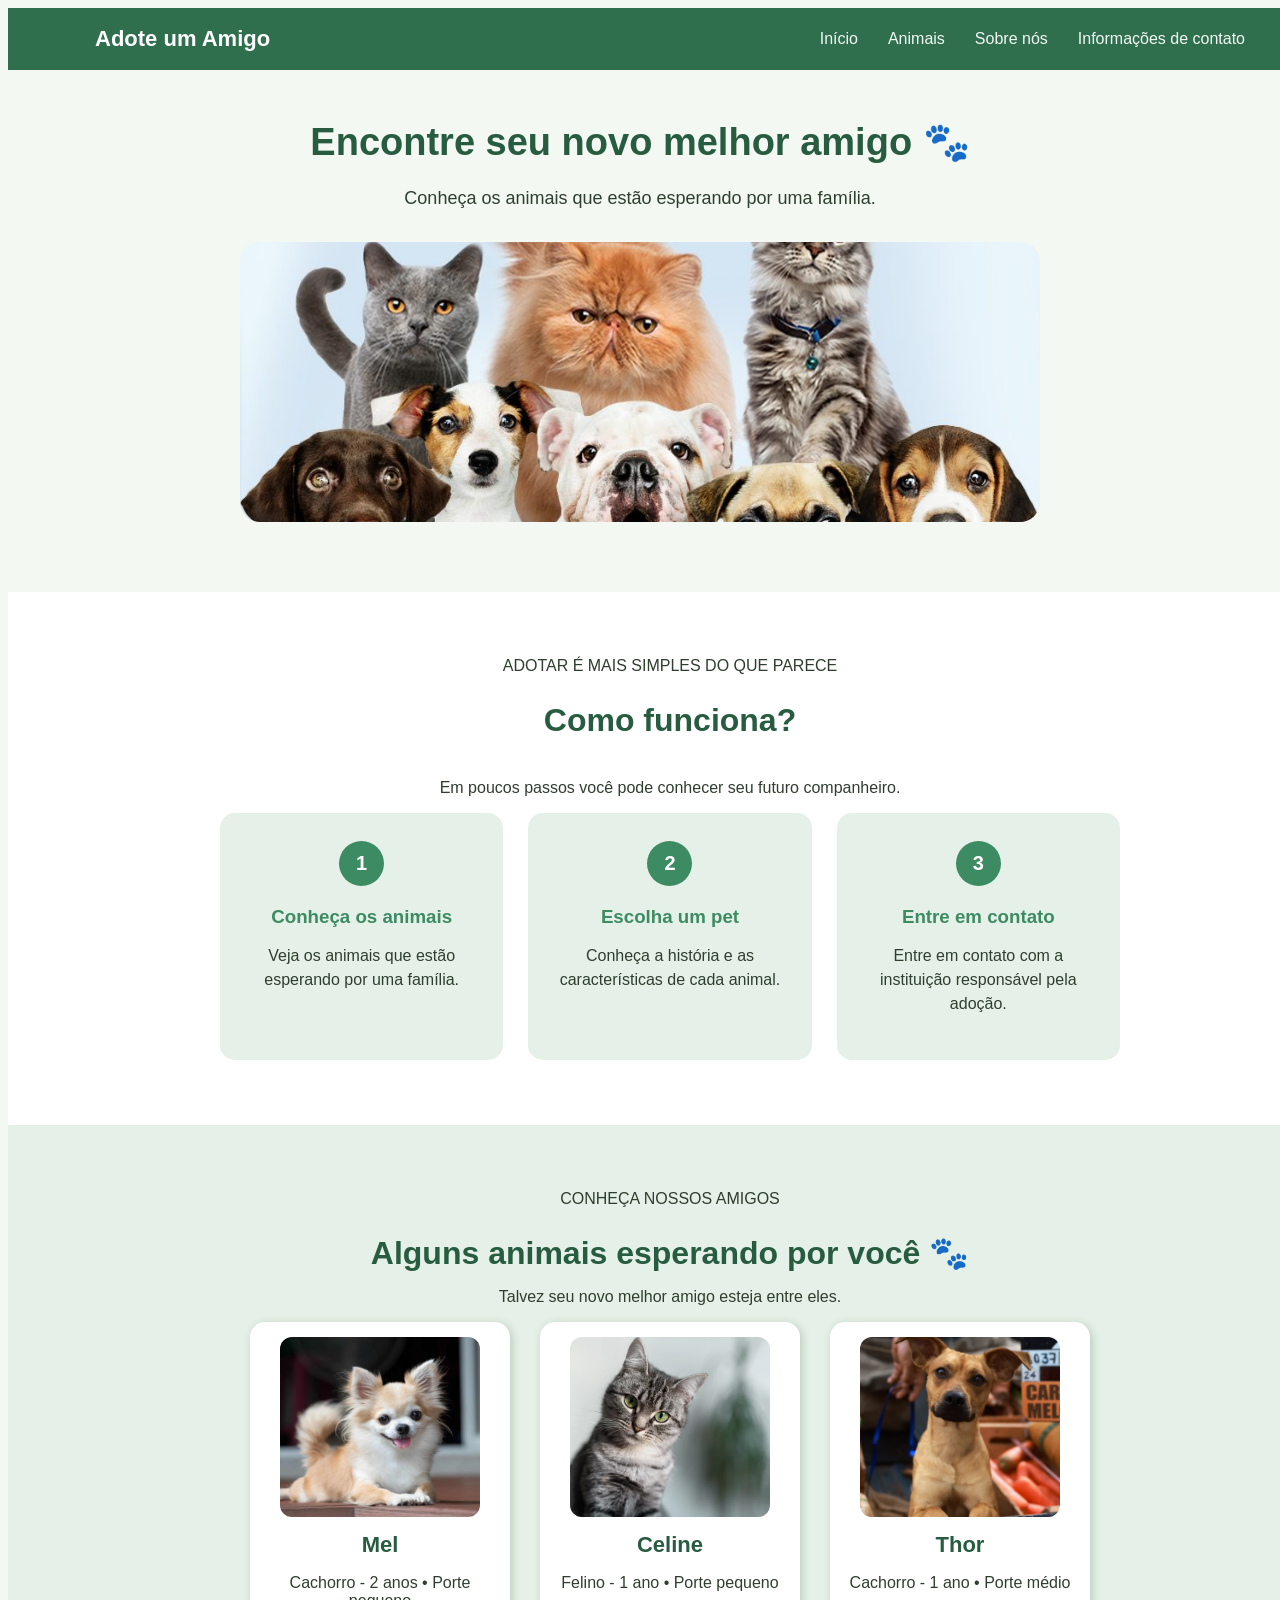
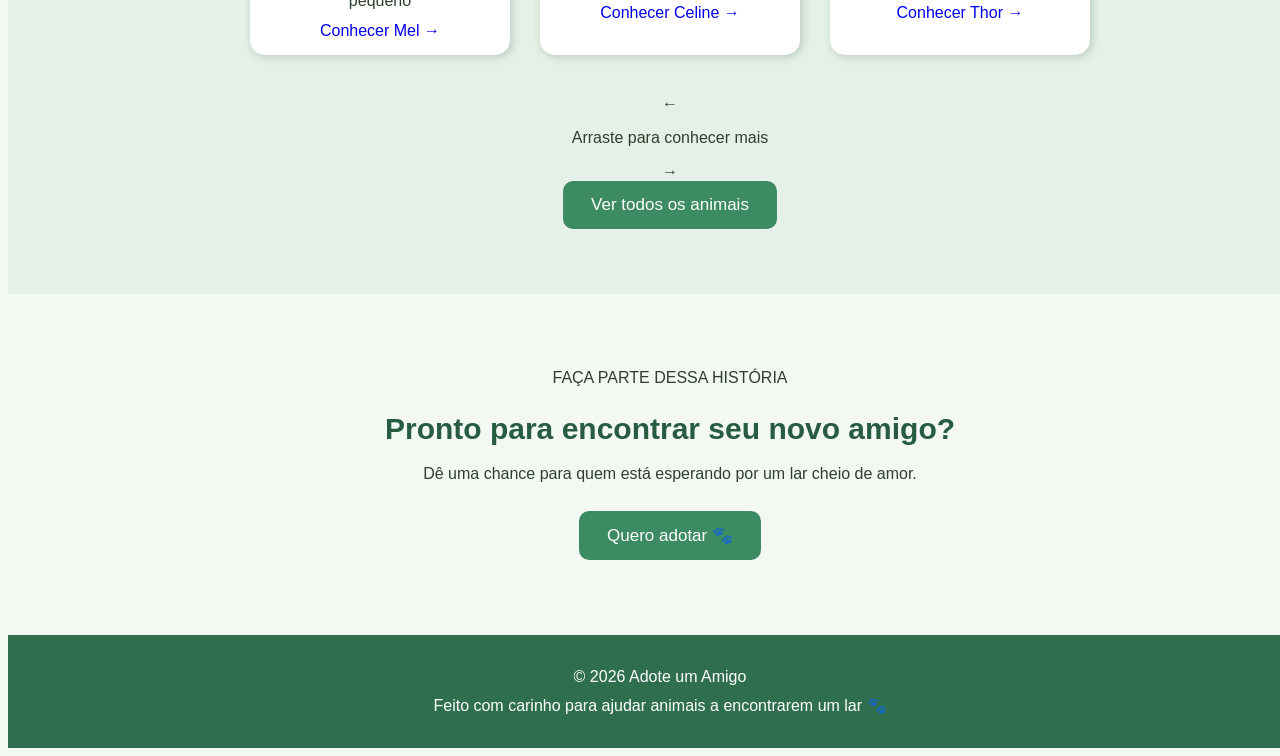
<file: index.html>
<!DOCTYPE html>
<html lang="pt-BR">

<head>

    <meta charset="UTF-8">
    <meta name="viewport" content="width=device-width, initial-scale=1.0">

    <title>Adote um Amigo</title>

    <link rel="stylesheet" href="style.css">

</head>

<body>

    <!-- CABEÇALHO -->

    <header>
        <nav>
            <a href="index.html" class="logo">Adote um Amigo</a>

            <div class="menu-links">
                <a href="index.html">Início</a>
                <a href="animais.html">Animais</a>
                <a href="sobre.html">Sobre nós</a>
                <a href="contato.html">Informações de contato</a>
            </div>
        </nav>
    </header>


    <main>

    <section class="inicio">

        <h2>Encontre seu novo melhor amigo 🐾</h2>

        <p>
            Conheça os animais que estão esperando
            por uma família.
        </p>

        <img src="imagens/pets.jpg" alt="Cachorro e gato para adoção">

    </section>






        <!-- =========================
             COMO FUNCIONA
        ========================== -->

        <section class="como-funciona" id="como-funciona">

            <div class="titulo-secao">

                <span>ADOTAR É MAIS SIMPLES DO QUE PARECE</span>

                <h2>Como funciona?</h2>

                <p>
                    Em poucos passos você pode conhecer
                    seu futuro companheiro.
                </p>

            </div>


            <div class="passos">

                <div class="passo">

                    <div class="numero">1</div>

                    <div class="passo-conteudo">

                        <h3>Conheça os animais</h3>

                        <p>
                            Veja os animais que estão
                            esperando por uma família.
                        </p>

                    </div>

                </div>


                <div class="passo">

                    <div class="numero">2</div>

                    <div class="passo-conteudo">

                        <h3>Escolha um pet</h3>

                        <p>
                            Conheça a história e as
                            características de cada animal.
                        </p>

                    </div>

                </div>


                <div class="passo">

                    <div class="numero">3</div>

                    <div class="passo-conteudo">

                        <h3>Entre em contato</h3>

                        <p>
                            Entre em contato com a instituição
                            responsável pela adoção.
                        </p>

                    </div>

                </div>

            </div>

        </section>


        <!-- =========================
             ANIMAIS EM DESTAQUE
        ========================== -->

        <section class="destaques">

            <div class="titulo-secao">

                <span>CONHEÇA NOSSOS AMIGOS</span>

                <h2>Alguns animais esperando por você 🐾</h2>

                <p>
                    Talvez seu novo melhor amigo esteja
                    entre eles.
                </p>

            </div>


            <div class="carrossel-container">

                <div class="animais-destaque">

                    <!-- MEL -->

                    <div class="card-destaque">

                        <div class="card-imagem">

                            <img
                                src="imagens/mel.png"
                                alt="Foto da Mel"
                            >

                            <span class="tipo-animal">
                                
                            </span>

                        </div>

                        <div class="card-conteudo">

                            <h3>Mel</h3>

                            <p>
                               Cachorro - 2 anos • Porte pequeno
                            </p>

                            <a
                                href="mel.html"
                                class="botao-card"
                            >
                                Conhecer Mel →
                            </a>

                        </div>

                    </div>


                    <!-- CELINE -->

                    <div class="card-destaque">

                        <div class="card-imagem">

                            <img
                                src="imagens/celine.png"
                                alt="Foto da Celine"
                            >

                            <span class="tipo-animal">
                                
                            </span>

                        </div>

                        <div class="card-conteudo">

                            <h3>Celine</h3>

                            <p>
                                Felino - 1 ano • Porte pequeno
                            </p>

                            <a
                                href="celine.html"
                                class="botao-card"
                            >
                                Conhecer Celine →
                            </a>

                        </div>

                    </div>


                    <!-- THOR -->

                    <div class="card-destaque">

                        <div class="card-imagem">

                            <img
                                src="imagens/thor.png"
                                alt="Foto do Thor"
                            >

                            <span class="tipo-animal">
                                
                            </span>

                        </div>

                        <div class="card-conteudo">

                            <h3>Thor</h3>

                            <p>
                                Cachorro - 1 ano • Porte médio
                            </p>

                            <a
                                href="thor.html"
                                class="botao-card"
                            >
                                Conhecer Thor →
                            </a>

                        </div>

                    </div>

                </div>

            </div>


            <!-- INDICAÇÃO DO CARROSSEL NO CELULAR -->

            <div class="arraste">

                <span>←</span>

                <p>Arraste para conhecer mais</p>

                <span>→</span>

            </div>


            <a
                href="animais.html"
                class="botao"
            >
                Ver todos os animais
            </a>

        </section>


        <!-- =========================
             CHAMADA FINAL
        ========================== -->

        <section class="chamada">

            <div class="chamada-conteudo">

                <span>FAÇA PARTE DESSA HISTÓRIA</span>

                <h2>
                    Pronto para encontrar
                    seu novo amigo?
                </h2>

                <p>
                    Dê uma chance para quem está esperando
                    por um lar cheio de amor.
                </p>

                <a
                    href="animais.html"
                    class="botao"
                >
                    Quero adotar 🐾
                </a>

            </div>

        </section>

    </main>


    <!-- RODAPÉ -->

    <footer>

        <p>© 2026 Adote um Amigo</p>

        <p>
            Feito com carinho para ajudar animais
            a encontrarem um lar 🐾
        </p>

    </footer>


</body>

</html>
</file>
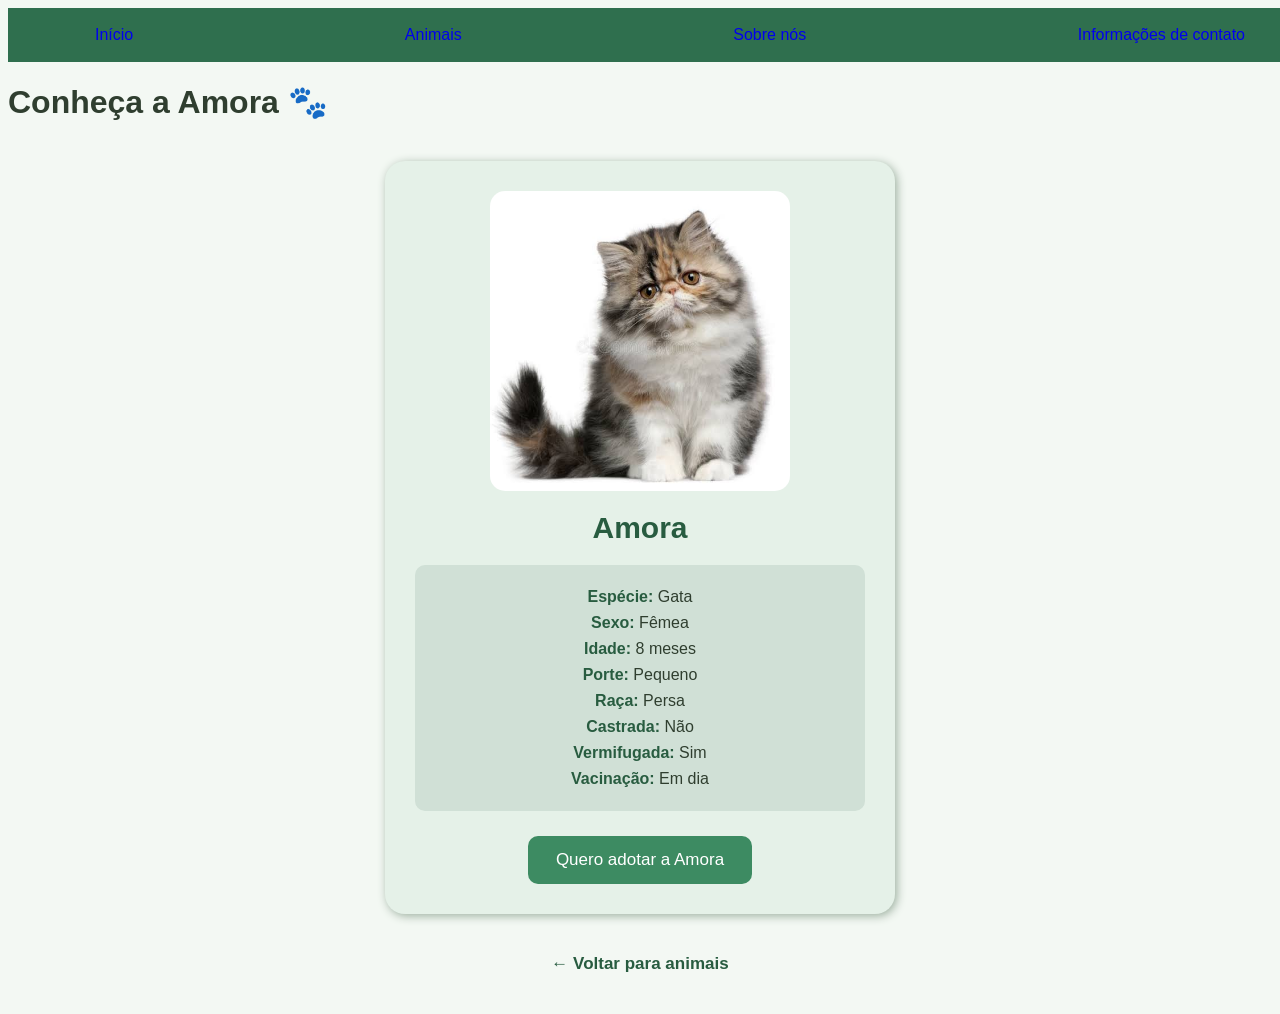
<file: amora.html>
<!DOCTYPE html>
<html lang="pt-BR">

<head>
    <meta charset="UTF-8">
    <meta name="viewport" content="width=device-width, initial-scale=1.0">
    <title>Amora - Adote um Amigo</title>
    <link rel="stylesheet" href="style.css">
</head>

<body>

    <header>
        <nav>
            <a href="index.html">Início</a>
            <a href="animais.html">Animais</a>
            <a href="sobre.html">Sobre nós</a>
            <a href="contato.html">Informações de contato</a>
        </nav>
    </header>

    <h1>Conheça a Amora 🐾</h1>

    <div class="perfil-animal">

        <img src="imagens/amora.jpg" alt="Foto da Amora">

        <h2>Amora</h2>

        <div class="informacoes">

            <p><strong>Espécie:</strong> Gata</p>
            <p><strong>Sexo:</strong> Fêmea</p>
            <p><strong>Idade:</strong> 8 meses</p>
            <p><strong>Porte:</strong> Pequeno</p>
            <p><strong>Raça:</strong> Persa</p>
            <p><strong>Castrada:</strong> Não</p>
            <p><strong>Vermifugada:</strong> Sim</p>
            <p><strong>Vacinação:</strong> Em dia</p>

        </div>

        <a href="contato.html" class="botao">Quero adotar a Amora</a>

    </div>

    <a href="animais.html" class="voltar">← Voltar para animais</a>

</body>

</html>
</file>
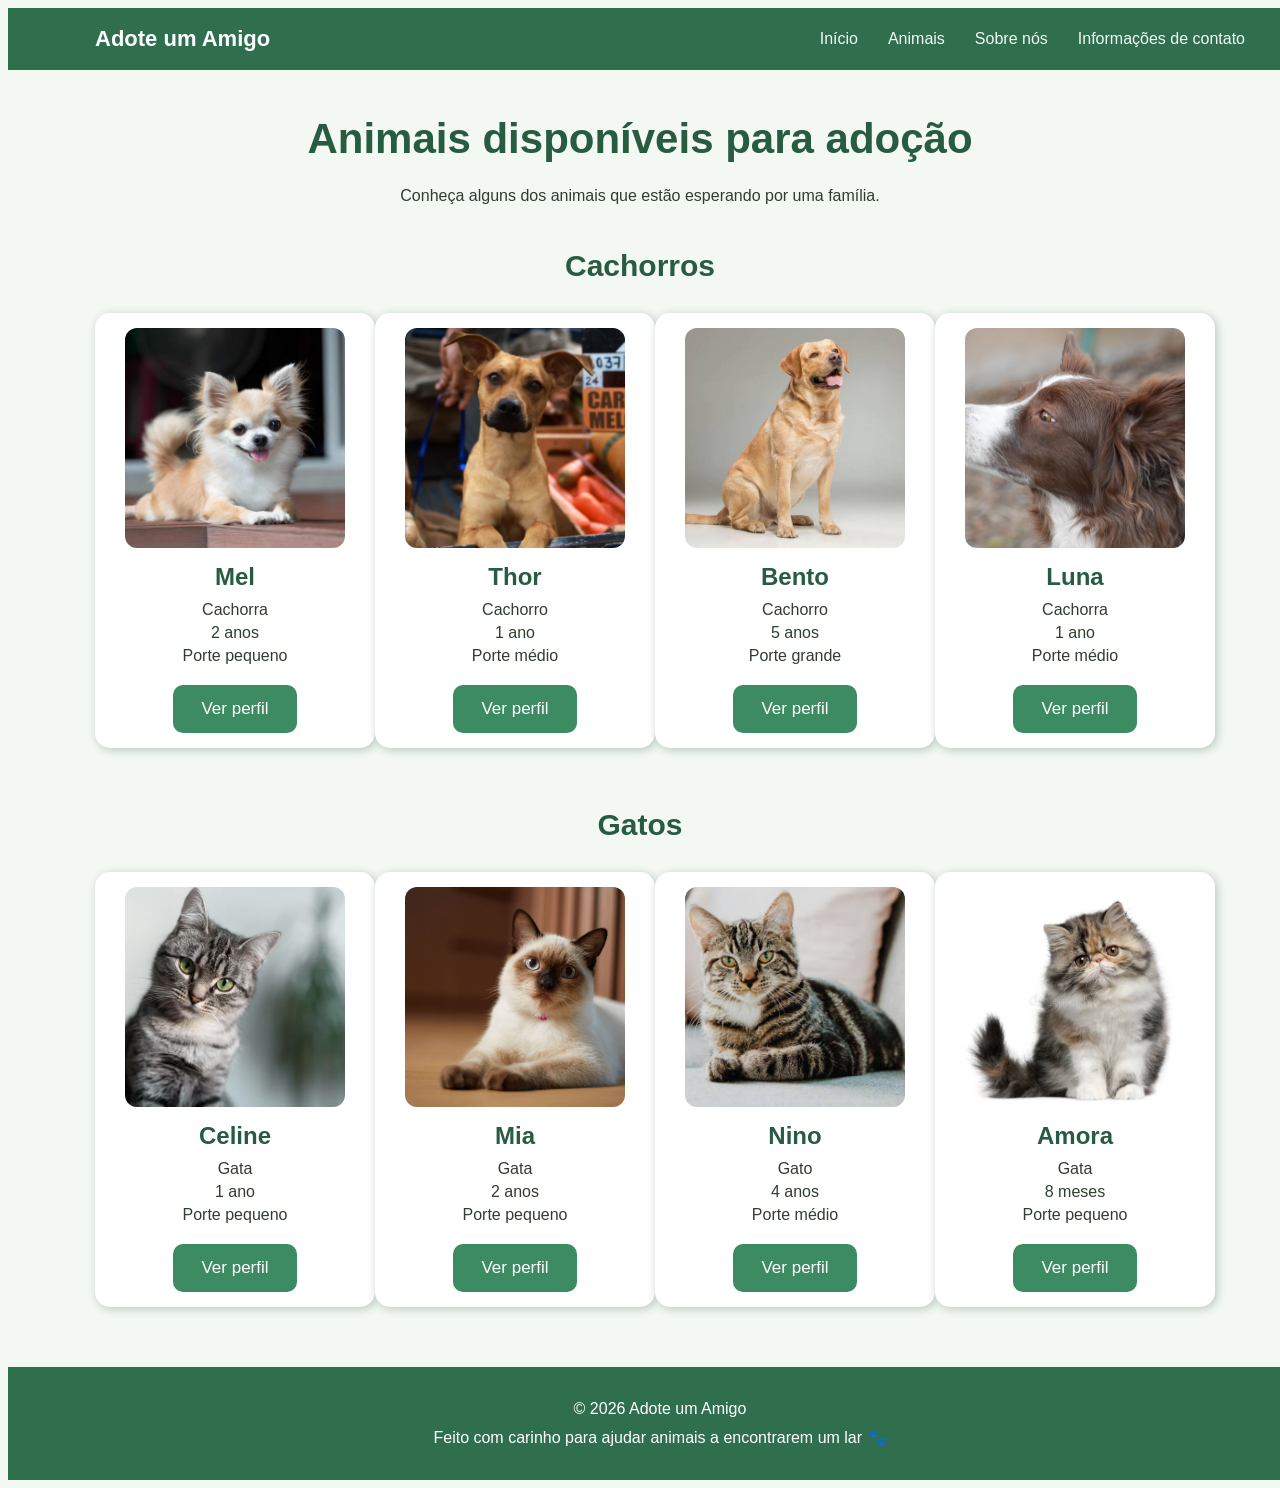
<file: animais.html>
<!DOCTYPE html>
<html lang="pt-BR">

<head>

    <meta charset="UTF-8">

    <meta name="viewport" content="width=device-width, initial-scale=1.0">

    <title>Animais disponíveis</title>

    <link rel="stylesheet" href="style.css">

</head>

<body>

    <header>
        <nav>
            <a href="index.html" class="logo">Adote um Amigo</a>

            <div class="menu-links">
                <a href="index.html">Início</a>
                <a href="animais.html">Animais</a>
                <a href="sobre.html">Sobre nós</a>
                <a href="contato.html">Informações de contato</a>
            </div>
        </nav>
    </header>


    <main>

        <h1>Animais disponíveis para adoção</h1>

        <p class="introducao">
            Conheça alguns dos animais que estão esperando por uma família.
        </p>


        <!-- =========================
             CACHORROS
        ========================== -->

        <section>

            <h2>Cachorros</h2>

            <div class="lista-animais">

                <div class="card-animal">

                    <img src="imagens/mel.png" alt="Foto da Mel">

                    <h2>Mel</h2>

                    <p>Cachorra</p>
                    <p>2 anos</p>
                    <p>Porte pequeno</p>

                    <a href="mel.html" class="botao">
                        Ver perfil
                    </a>

                </div>


                <div class="card-animal">

                    <img src="imagens/thor.png" alt="Foto do Thor">

                    <h2>Thor</h2>

                    <p>Cachorro</p>
                    <p>1 ano</p>
                    <p>Porte médio</p>

                    <a href="thor.html" class="botao">
                        Ver perfil
                    </a>

                </div>


                <div class="card-animal">

                    <img src="imagens/bento.jpg" alt="Foto do Bento">

                    <h2>Bento</h2>

                    <p>Cachorro</p>
                    <p>5 anos</p>
                    <p>Porte grande</p>

                    <a href="bento.html" class="botao">
                        Ver perfil
                    </a>

                </div>


                <div class="card-animal">

                    <img src="imagens/luna.jpg" alt="Foto da Luna">

                    <h2>Luna</h2>

                    <p>Cachorra</p>
                    <p>1 ano</p>
                    <p>Porte médio</p>

                    <a href="luna.html" class="botao">
                        Ver perfil
                    </a>

                </div>

            </div>

        </section>


        <!-- =========================
             GATOS
        ========================== -->

        <section>

            <h2>Gatos</h2>

            <div class="lista-animais">

                <div class="card-animal">

                    <img src="imagens/celine.png" alt="Foto da Celine">

                    <h2>Celine</h2>

                    <p>Gata</p>
                    <p>1 ano</p>
                    <p>Porte pequeno</p>

                    <a href="celine.html" class="botao">
                        Ver perfil
                    </a>

                </div>


                <div class="card-animal">

                    <img src="imagens/mia.jpg" alt="Foto da Mia">

                    <h2>Mia</h2>

                    <p>Gata</p>
                    <p>2 anos</p>
                    <p>Porte pequeno</p>

                    <a href="mia.html" class="botao">
                        Ver perfil
                    </a>

                </div>


                <div class="card-animal">

                    <img src="imagens/nino.jpg" alt="Foto do Nino">

                    <h2>Nino</h2>

                    <p>Gato</p>
                    <p>4 anos</p>
                    <p>Porte médio</p>

                    <a href="nino.html" class="botao">
                        Ver perfil
                    </a>

                </div>


                <div class="card-animal">

                    <img src="imagens/amora.jpg" alt="Foto da Amora">

                    <h2>Amora</h2>

                    <p>Gata</p>
                    <p>8 meses</p>
                    <p>Porte pequeno</p>

                    <a href="amora.html" class="botao">
                        Ver perfil
                    </a>

                </div>

            </div>

        </section>

    </main>


    <footer>

        <p>© 2026 Adote um Amigo</p>

        <p>
            Feito com carinho para ajudar animais a encontrarem um lar 🐾
        </p>

    </footer>

</body>
</html>
</file>
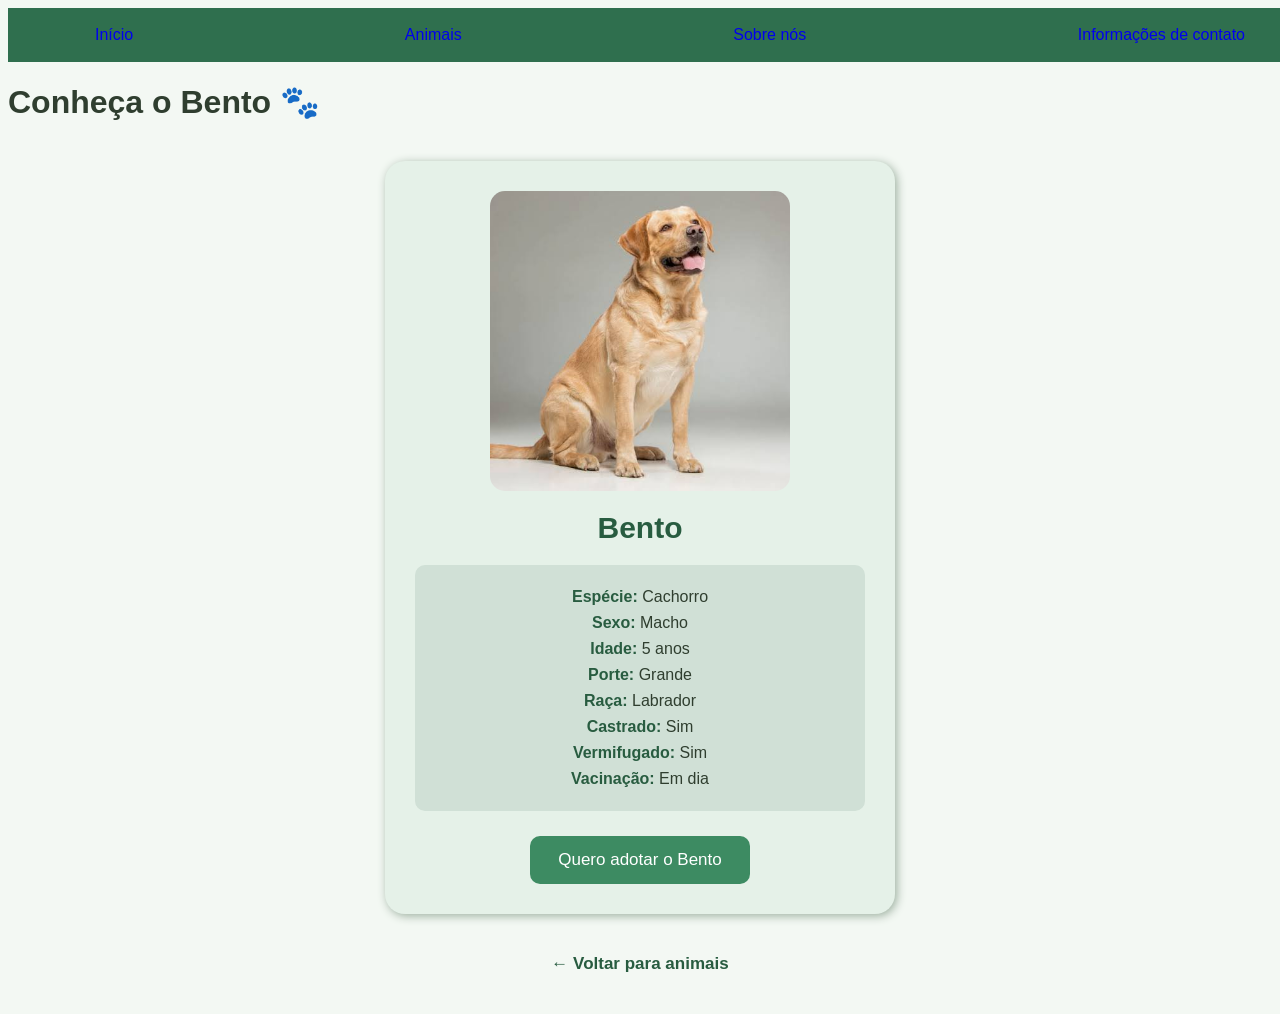
<file: bento.html>
<!DOCTYPE html>
<html lang="pt-BR">

<head>
    <meta charset="UTF-8">
    <meta name="viewport" content="width=device-width, initial-scale=1.0">
    <title>Bento - Adote um Amigo</title>
    <link rel="stylesheet" href="style.css">
</head>

<body>

    <header>
        <nav>
            <a href="index.html">Início</a>
            <a href="animais.html">Animais</a>
            <a href="sobre.html">Sobre nós</a>
            <a href="contato.html">Informações de contato</a>
        </nav>
    </header>

    <h1>Conheça o Bento 🐾</h1>

    <div class="perfil-animal">

        <img src="imagens/bento.jpg" alt="Foto do Bento">

        <h2>Bento</h2>

        <div class="informacoes">

            <p><strong>Espécie:</strong> Cachorro</p>
            <p><strong>Sexo:</strong> Macho</p>
            <p><strong>Idade:</strong> 5 anos</p>
            <p><strong>Porte:</strong> Grande</p>
            <p><strong>Raça:</strong> Labrador</p>
            <p><strong>Castrado:</strong> Sim</p>
            <p><strong>Vermifugado:</strong> Sim</p>
            <p><strong>Vacinação:</strong> Em dia</p>

        </div>

        <a href="contato.html" class="botao">Quero adotar o Bento</a>

    </div>

    <a href="animais.html" class="voltar">← Voltar para animais</a>

</body>

</html>
</file>
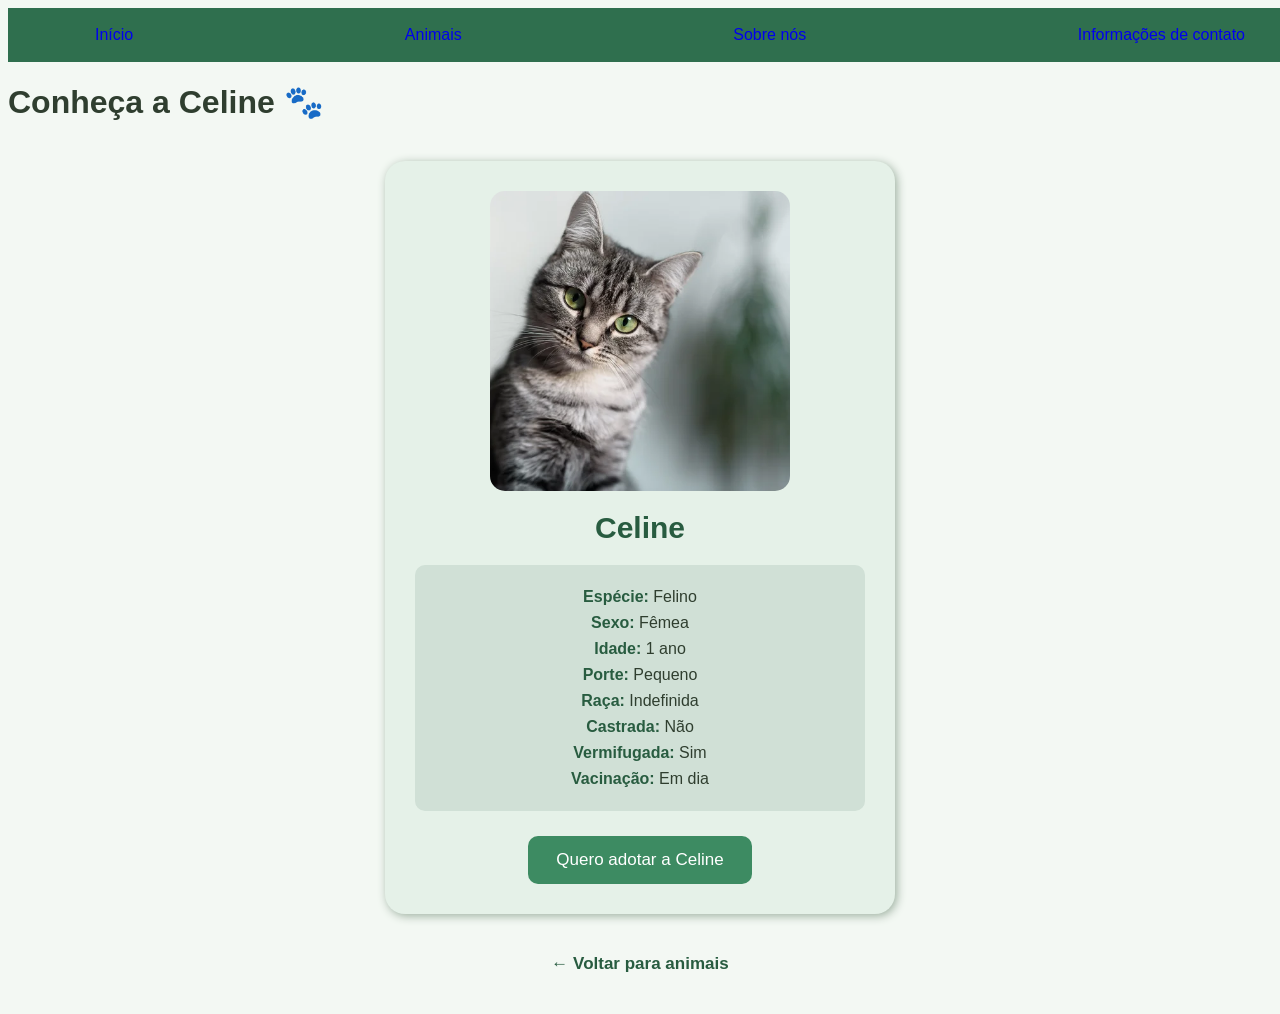
<file: celine.html>
<!DOCTYPE html>
<html lang="pt-BR">

<head>

    <meta charset="UTF-8">
    <meta name="viewport" content="width=device-width, initial-scale=1.0">

    <title>Celine - Adote um Amigo</title>

    <link rel="stylesheet" href="style.css">

</head>

<body>

    <header>

        <nav>
            <a href="index.html">Início</a>
            <a href="animais.html">Animais</a>
            <a href="sobre.html">Sobre nós</a>
            <a href="contato.html">Informações de contato</a>
        </nav>

    </header>

    <h1>Conheça a Celine 🐾</h1>

    <div class="perfil-animal">

        <img src="imagens/celine.png" alt="Foto da Celine">

        <h2>Celine</h2>

        <div class="informacoes">

            <p><strong>Espécie:</strong> Felino</p>
            <p><strong>Sexo:</strong> Fêmea</p>
            <p><strong>Idade:</strong> 1 ano</p>
            <p><strong>Porte:</strong> Pequeno</p>
            <p><strong>Raça:</strong> Indefinida</p>
            <p><strong>Castrada:</strong> Não</p>
            <p><strong>Vermifugada:</strong> Sim</p>
            <p><strong>Vacinação:</strong> Em dia</p>

        </div>

        <a href="contato.html" class="botao">Quero adotar a Celine</a>

    </div>
<a href="animais.html" class="voltar">← Voltar para animais</a>
</body>

</html>
</file>
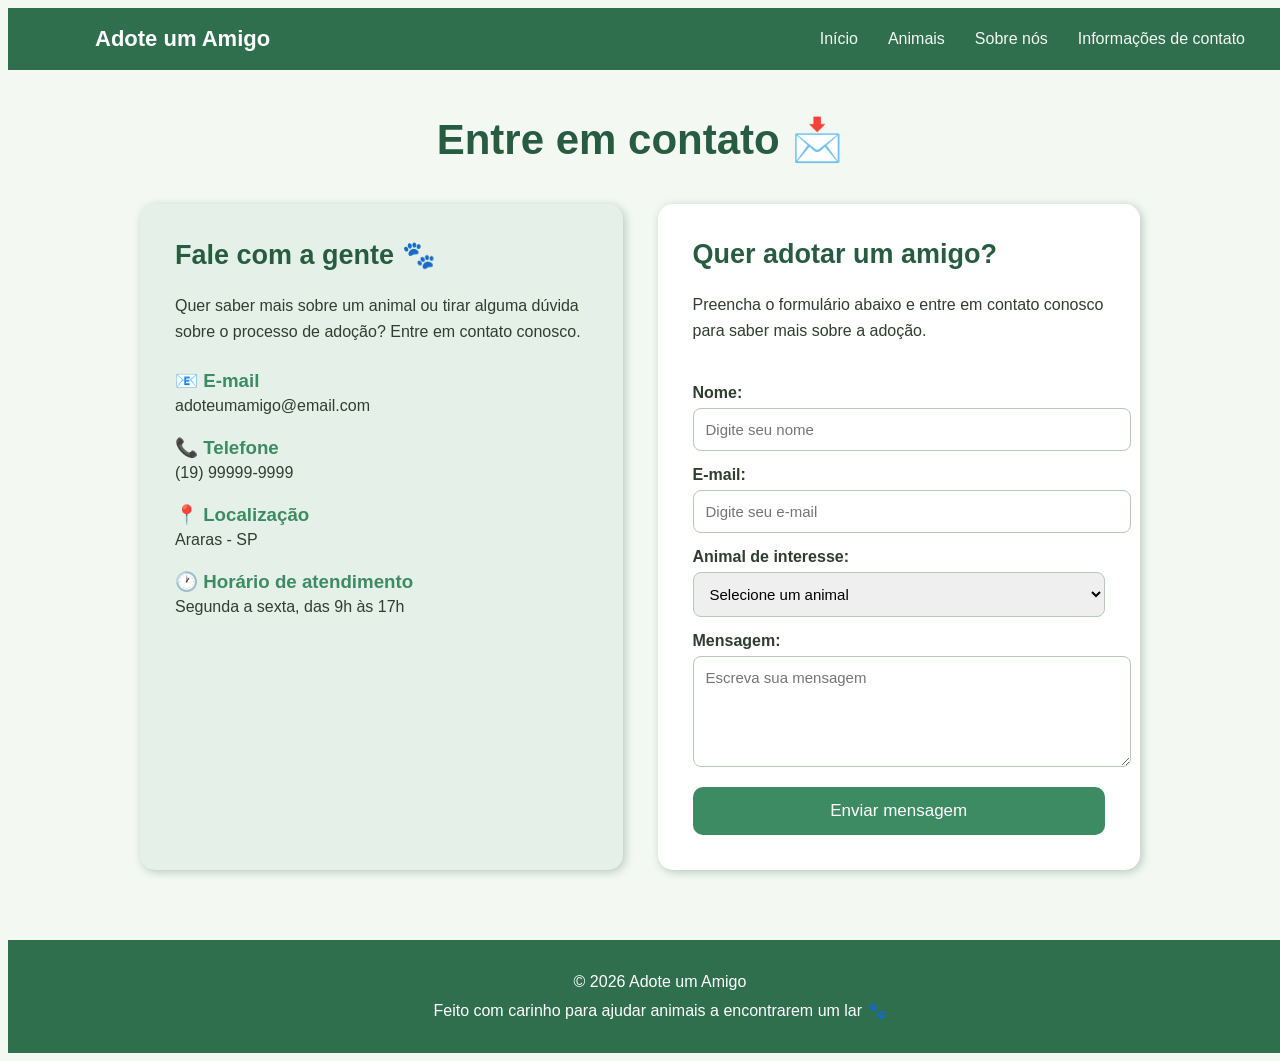
<file: contato.html>
<!DOCTYPE html>
<html lang="pt-BR">

<head>

    <meta charset="UTF-8">
    <meta name="viewport" content="width=device-width, initial-scale=1.0">

    <title>Contato - Adote um Amigo</title>

    <link rel="stylesheet" href="style.css">

</head>

<body>

    <header>
        <nav>
            <a href="index.html" class="logo">Adote um Amigo</a>

            <div class="menu-links">
                <a href="index.html">Início</a>
                <a href="animais.html">Animais</a>
                <a href="sobre.html">Sobre nós</a>
                <a href="contato.html">Informações de contato</a>
            </div>
        </nav>
    </header>

    <main>

        <h1>Entre em contato 📩</h1>

        <div class="area-contato">

            <section class="info-contato">

                <h2>Fale com a gente 🐾</h2>

                <p>
                    Quer saber mais sobre um animal ou tirar alguma dúvida
                    sobre o processo de adoção? Entre em contato conosco.
                </p>

                <div class="dado-contato">

                    <h3>📧 E-mail</h3>

                    <p>adoteumamigo@email.com</p>

                </div>

                <div class="dado-contato">

                    <h3>📞 Telefone</h3>

                    <p>(19) 99999-9999</p>

                </div>

                <div class="dado-contato">

                    <h3>📍 Localização</h3>

                    <p>Araras - SP</p>

                </div>

                <div class="dado-contato">

                    <h3>🕐 Horário de atendimento</h3>

                    <p>Segunda a sexta, das 9h às 17h</p>

                </div>

            </section>

            <section class="formulario-contato">

                <h2>Quer adotar um amigo?</h2>

                <p>
                    Preencha o formulário abaixo e entre em contato
                    conosco para saber mais sobre a adoção.
                </p>

                <form>

                    <label for="nome">Nome:</label>

                    <input
                        type="text"
                        id="nome"
                        name="nome"
                        placeholder="Digite seu nome"
                    >

                    <label for="email">E-mail:</label>

                    <input
                        type="email"
                        id="email"
                        name="email"
                        placeholder="Digite seu e-mail"
                    >

                    <label for="animal">Animal de interesse:</label>

                    <select id="animal" name="animal">

                        <option value="">Selecione um animal</option>
                        <option value="mel">Mel</option>
                        <option value="thor">Thor</option>
                        <option value="bento">Bento</option>
                        <option value="luna">Luna</option>
                        <option value="celine">Celine</option>
                        <option value="mia">Mia</option>
                        <option value="nino">Nino</option>
                        <option value="amora">Amora</option>

                    </select>

                    <label for="mensagem">Mensagem:</label>

                    <textarea
                        id="mensagem"
                        name="mensagem"
                        rows="5"
                        placeholder="Escreva sua mensagem"
                    ></textarea>

                    <button type="submit" class="botao">
                        Enviar mensagem
                    </button>

                </form>

            </section>

        </div>

    </main>

    <footer>

        <p>© 2026 Adote um Amigo</p>

        <p>
            Feito com carinho para ajudar animais a encontrarem um lar 🐾
        </p>

    </footer>

</body>

</html>
</file>
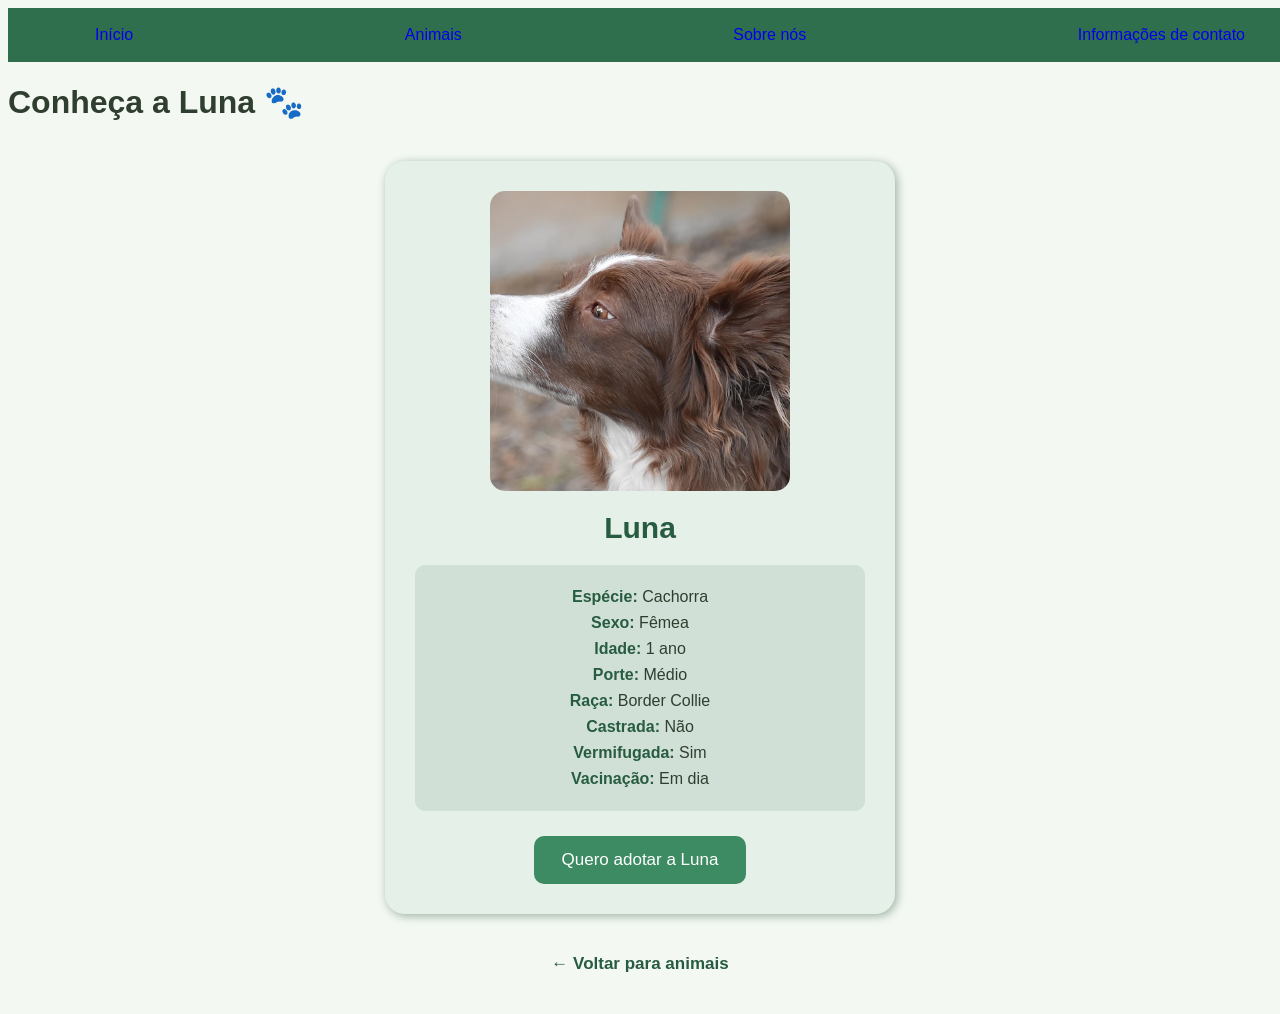
<file: luna.html>
<!DOCTYPE html>
<html lang="pt-BR">

<head>
    <meta charset="UTF-8">
    <meta name="viewport" content="width=device-width, initial-scale=1.0">
    <title>Luna - Adote um Amigo</title>
    <link rel="stylesheet" href="style.css">
</head>

<body>

    <header>
        <nav>
            <a href="index.html">Início</a>
            <a href="animais.html">Animais</a>
            <a href="sobre.html">Sobre nós</a>
            <a href="contato.html">Informações de contato</a>
        </nav>
    </header>

    <h1>Conheça a Luna 🐾</h1>

    <div class="perfil-animal">

        <img src="imagens/luna.jpg" alt="Foto da Luna">

        <h2>Luna</h2>

        <div class="informacoes">

            <p><strong>Espécie:</strong> Cachorra</p>
            <p><strong>Sexo:</strong> Fêmea</p>
            <p><strong>Idade:</strong> 1 ano</p>
            <p><strong>Porte:</strong> Médio</p>
            <p><strong>Raça:</strong> Border Collie</p>
            <p><strong>Castrada:</strong> Não</p>
            <p><strong>Vermifugada:</strong> Sim</p>
            <p><strong>Vacinação:</strong> Em dia</p>

        </div>

        <a href="contato.html" class="botao">Quero adotar a Luna</a>

    </div>

    <a href="animais.html" class="voltar">← Voltar para animais</a>

</body>

</html>
</file>
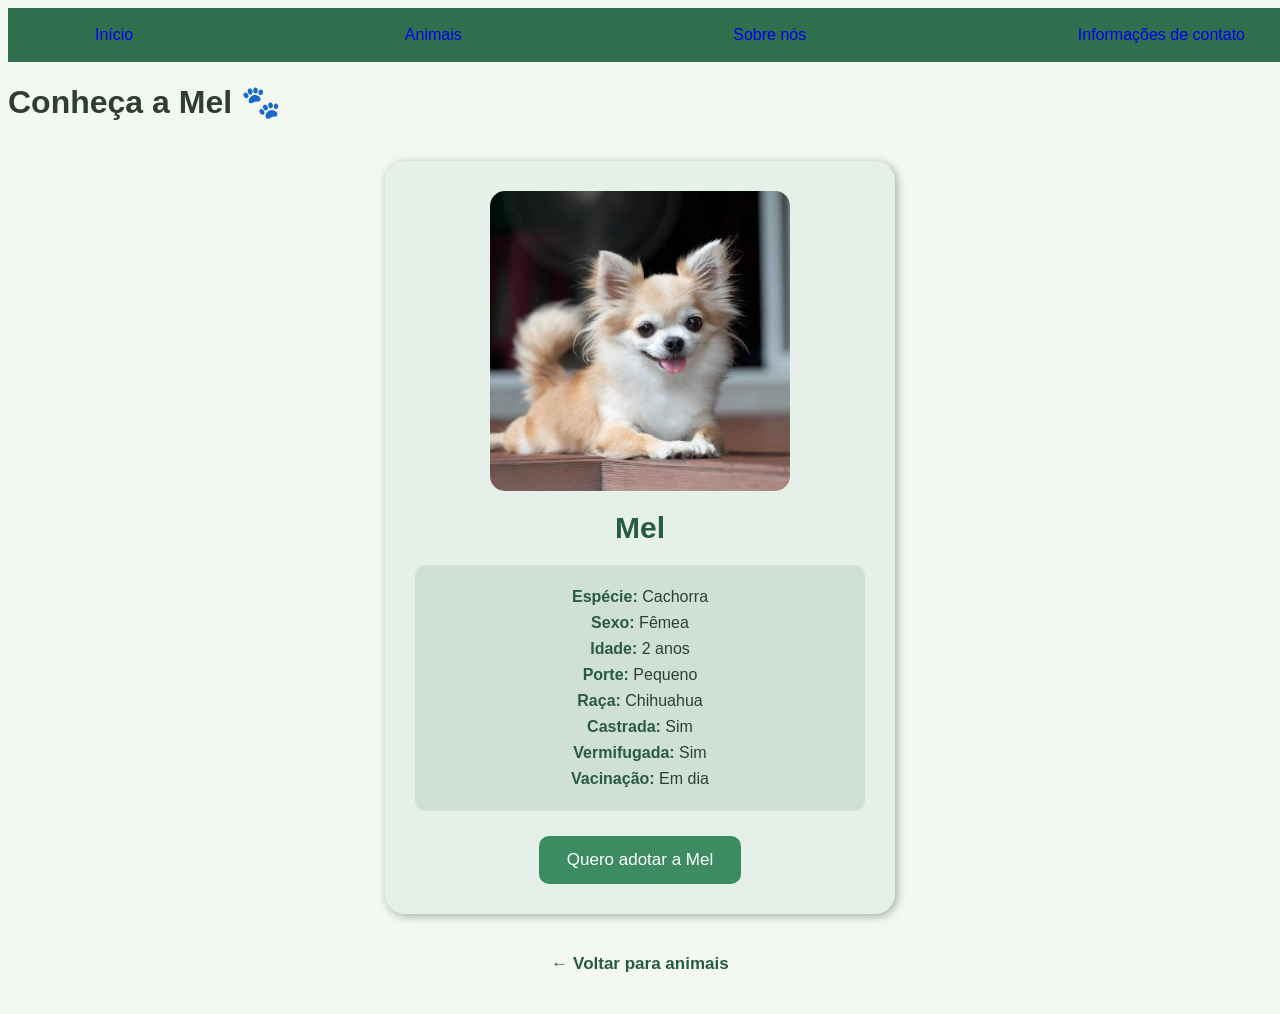
<file: mel.html>
<!DOCTYPE html>
<html lang="pt-BR">

<head>

    <meta charset="UTF-8">
    <meta name="viewport" content="width=device-width, initial-scale=1.0">

    <title>Mel - Adote um Amigo</title>

    <link rel="stylesheet" href="style.css">

</head>

<body>

    <header>

        <nav>
            <a href="index.html">Início</a>
            <a href="animais.html">Animais</a>
            <a href="sobre.html">Sobre nós</a>
            <a href="contato.html">Informações de contato</a>
        </nav>

    </header>
    <h1>Conheça a Mel 🐾</h1>

    <div class="perfil-animal">

        <img src="imagens/mel.png" alt="Foto da Mel">

        <h2>Mel</h2>

        <div class="informacoes">

            <p><strong>Espécie:</strong> Cachorra</p>
            <p><strong>Sexo:</strong> Fêmea</p>
            <p><strong>Idade:</strong> 2 anos</p>
            <p><strong>Porte:</strong> Pequeno</p>
            <p><strong>Raça:</strong> Chihuahua</p>
            <p><strong>Castrada:</strong> Sim</p>
            <p><strong>Vermifugada:</strong> Sim</p>
            <p><strong>Vacinação:</strong> Em dia</p>

        </div>

        <a href="contato.html" class="botao">Quero adotar a Mel</a>

    </div>
<a href="animais.html" class="voltar">← Voltar para animais</a>
</body>

</html>
</file>
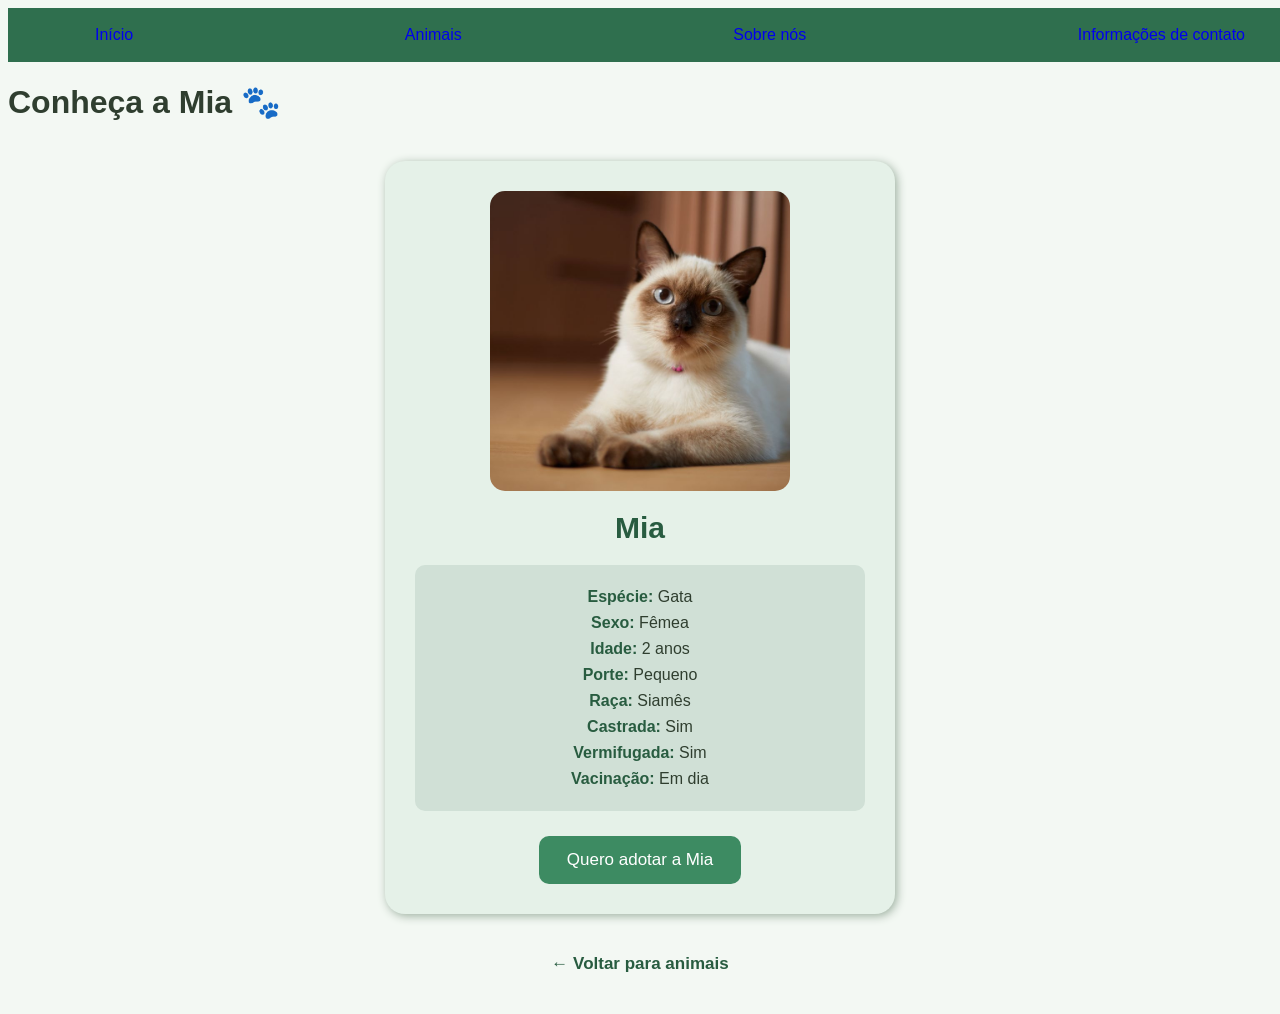
<file: mia.html>
<!DOCTYPE html>
<html lang="pt-BR">

<head>
    <meta charset="UTF-8">
    <meta name="viewport" content="width=device-width, initial-scale=1.0">
    <title>Mia - Adote um Amigo</title>
    <link rel="stylesheet" href="style.css">
</head>

<body>

    <header>
        <nav>
            <a href="index.html">Início</a>
            <a href="animais.html">Animais</a>
            <a href="sobre.html">Sobre nós</a>
            <a href="contato.html">Informações de contato</a>
        </nav>
    </header>

    <h1>Conheça a Mia 🐾</h1>

    <div class="perfil-animal">

        <img src="imagens/mia.jpg" alt="Foto da Mia">

        <h2>Mia</h2>

        <div class="informacoes">

            <p><strong>Espécie:</strong> Gata</p>
            <p><strong>Sexo:</strong> Fêmea</p>
            <p><strong>Idade:</strong> 2 anos</p>
            <p><strong>Porte:</strong> Pequeno</p>
            <p><strong>Raça:</strong> Siamês</p>
            <p><strong>Castrada:</strong> Sim</p>
            <p><strong>Vermifugada:</strong> Sim</p>
            <p><strong>Vacinação:</strong> Em dia</p>

        </div>

        <a href="contato.html" class="botao">Quero adotar a Mia</a>

    </div>

    <a href="animais.html" class="voltar">← Voltar para animais</a>

</body>

</html>
</file>
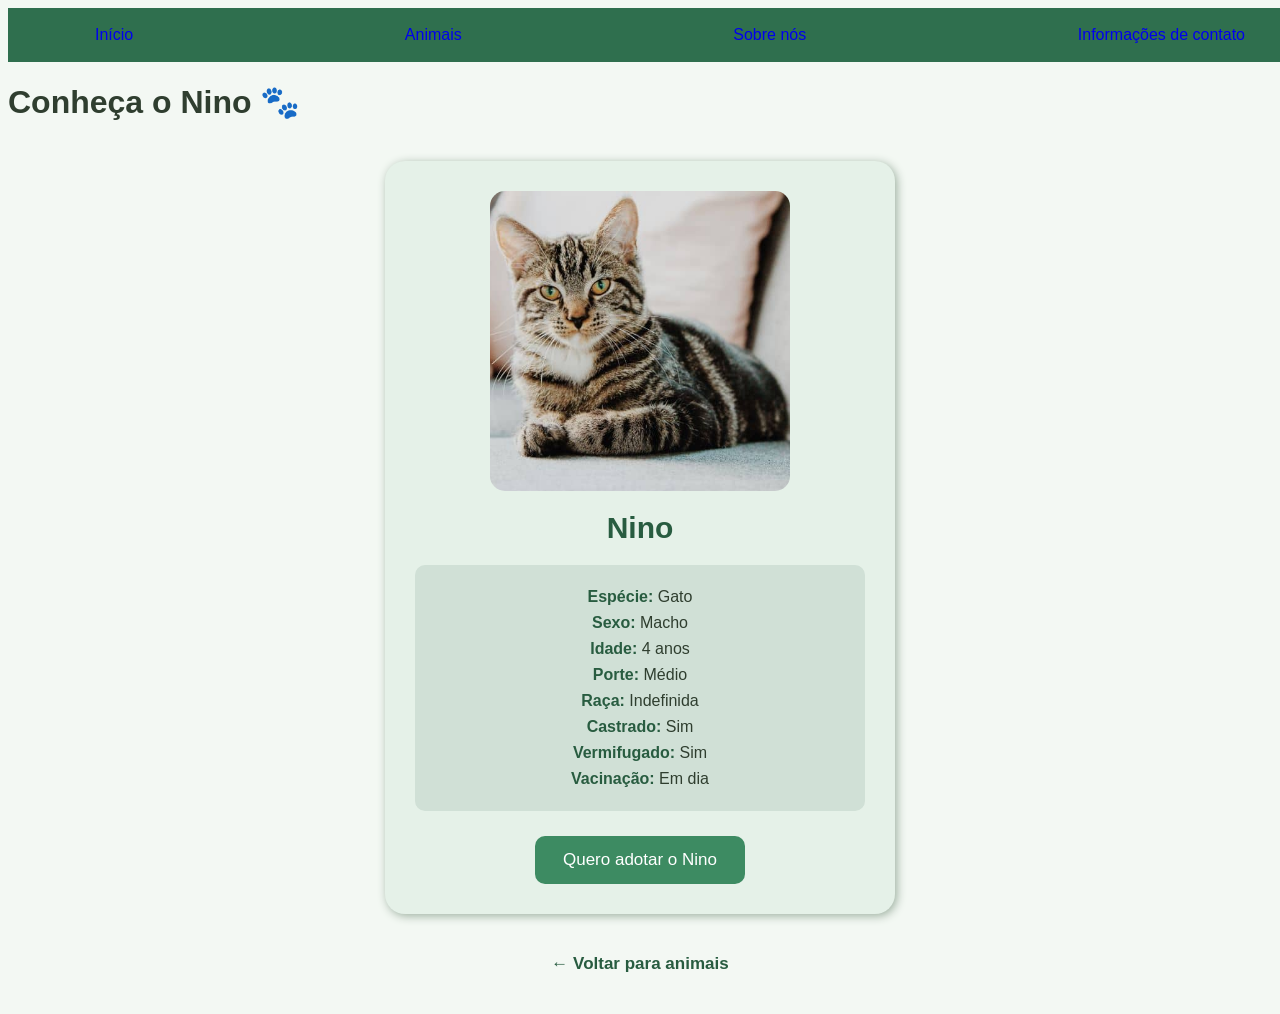
<file: nino.html>
<!DOCTYPE html>
<html lang="pt-BR">

<head>
    <meta charset="UTF-8">
    <meta name="viewport" content="width=device-width, initial-scale=1.0">
    <title>Nino - Adote um Amigo</title>
    <link rel="stylesheet" href="style.css">
</head>

<body>

    <header>
        <nav>
            <a href="index.html">Início</a>
            <a href="animais.html">Animais</a>
            <a href="sobre.html">Sobre nós</a>
            <a href="contato.html">Informações de contato</a>
        </nav>
    </header>

    <h1>Conheça o Nino 🐾</h1>

    <div class="perfil-animal">

        <img src="imagens/nino.jpg" alt="Foto do Nino">

        <h2>Nino</h2>

        <div class="informacoes">

            <p><strong>Espécie:</strong> Gato</p>
            <p><strong>Sexo:</strong> Macho</p>
            <p><strong>Idade:</strong> 4 anos</p>
            <p><strong>Porte:</strong> Médio</p>
            <p><strong>Raça:</strong> Indefinida</p>
            <p><strong>Castrado:</strong> Sim</p>
            <p><strong>Vermifugado:</strong> Sim</p>
            <p><strong>Vacinação:</strong> Em dia</p>

        </div>

        <a href="contato.html" class="botao">Quero adotar o Nino</a>

    </div>

    <a href="animais.html" class="voltar">← Voltar para animais</a>

</body>

</html>
</file>
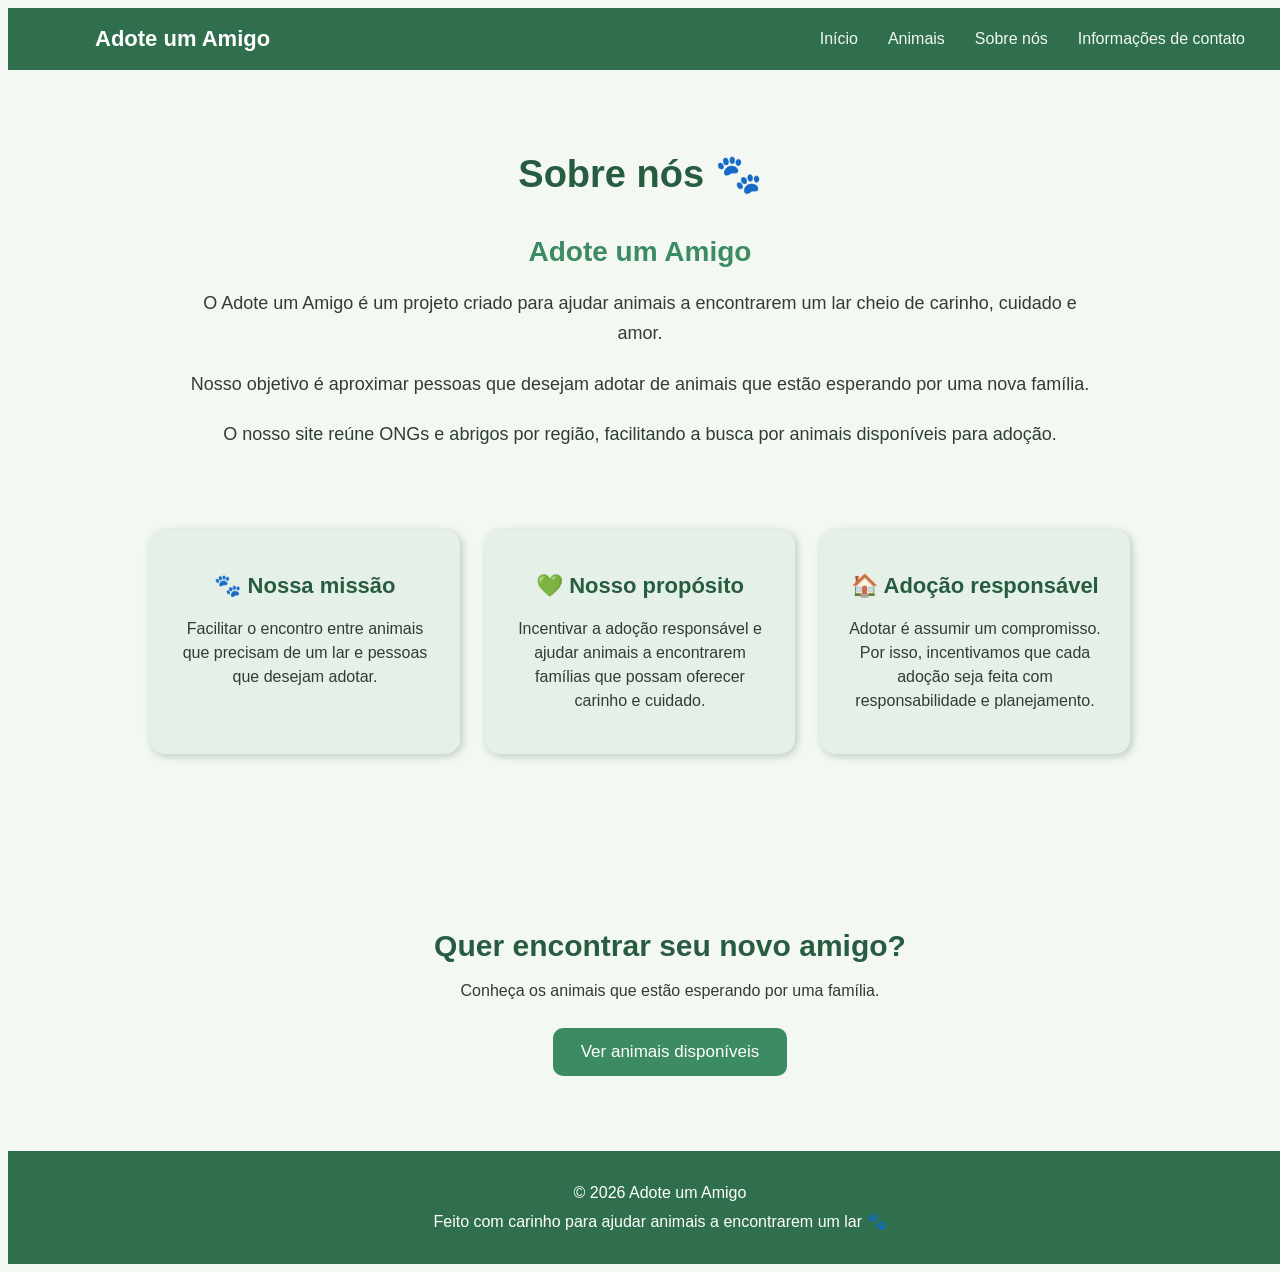
<file: sobre.html>
<!DOCTYPE html>
<html lang="pt-BR">

<head>

    <meta charset="UTF-8">
    <meta name="viewport" content="width=device-width, initial-scale=1.0">

    <title>Sobre nós - Adote um Amigo</title>

    <link rel="stylesheet" href="style.css">

</head>

<body>

   <header>
        <nav>
            <a href="index.html" class="logo">Adote um Amigo</a>

            <div class="menu-links">
                <a href="index.html">Início</a>
                <a href="animais.html">Animais</a>
                <a href="sobre.html">Sobre nós</a>
                <a href="contato.html">Informações de contato</a>
            </div>
        </nav>
    </header>

    <main>

        <section class="sobre">

            <h1>Sobre nós 🐾</h1>

            <h2>Adote um Amigo</h2>

            <p>
                O Adote um Amigo é um projeto criado para ajudar
                animais a encontrarem um lar cheio de carinho,
                cuidado e amor.
            </p>

            <p>
                Nosso objetivo é aproximar pessoas que desejam
                adotar de animais que estão esperando por uma
                nova família.
            </p>

            <p>
                O nosso site reúne ONGs e abrigos por região,
                facilitando a busca por animais disponíveis
                para adoção.
            </p>

        </section>

        <section class="missao">

            <div class="sobre-card">

                <h2>🐾 Nossa missão</h2>

                <p>
                    Facilitar o encontro entre animais que precisam
                    de um lar e pessoas que desejam adotar.
                </p>

            </div>

            <div class="sobre-card">

                <h2>💚 Nosso propósito</h2>

                <p>
                    Incentivar a adoção responsável e ajudar animais
                    a encontrarem famílias que possam oferecer
                    carinho e cuidado.
                </p>

            </div>

            <div class="sobre-card">

                <h2>🏠 Adoção responsável</h2>

                <p>
                    Adotar é assumir um compromisso. Por isso,
                    incentivamos que cada adoção seja feita com
                    responsabilidade e planejamento.
                </p>

            </div>

        </section>

        <section class="chamada">

            <h2>Quer encontrar seu novo amigo?</h2>

            <p>
                Conheça os animais que estão esperando por uma família.
            </p>

            <a href="animais.html" class="botao">
                Ver animais disponíveis
            </a>

        </section>

    </main>

    <footer>

        <p>© 2026 Adote um Amigo</p>

        <p>
            Feito com carinho para ajudar animais a encontrarem um lar 🐾
        </p>

    </footer>

</body>

</html>
</file>
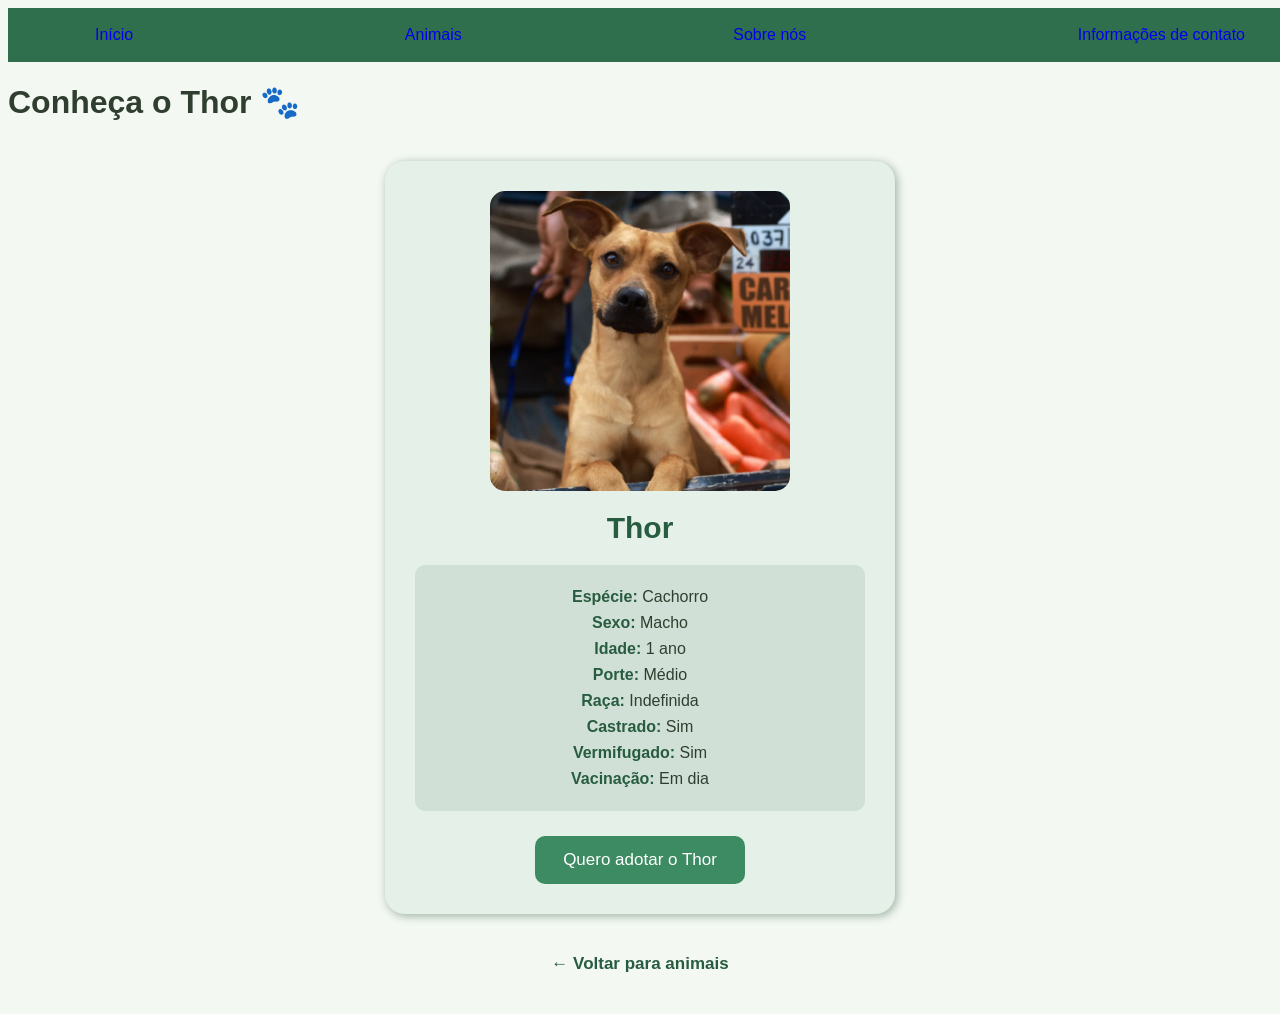
<file: thor.html>
<!DOCTYPE html>
<html lang="pt-BR">

<head>
    <meta charset="UTF-8">
    <meta name="viewport" content="width=device-width, initial-scale=1.0">
    <title>Thor - Adote um Amigo</title>
    <link rel="stylesheet" href="style.css">
</head>

<body>

    <header>
        <nav>
            <a href="index.html">Início</a>
            <a href="animais.html">Animais</a>
            <a href="sobre.html">Sobre nós</a>
            <a href="contato.html">Informações de contato</a>
        </nav>
    </header>

    <h1>Conheça o Thor 🐾</h1>

    <div class="perfil-animal">

        <img src="imagens/thor.png" alt="Foto do Thor">

        <h2>Thor</h2>

        <div class="informacoes">

            <p><strong>Espécie:</strong> Cachorro</p>
            <p><strong>Sexo:</strong> Macho</p>
            <p><strong>Idade:</strong> 1 ano</p>
            <p><strong>Porte:</strong> Médio</p>
            <p><strong>Raça:</strong> Indefinida</p>
            <p><strong>Castrado:</strong> Sim</p>
            <p><strong>Vermifugado:</strong> Sim</p>
            <p><strong>Vacinação:</strong> Em dia</p>

        </div>

        <a href="contato.html" class="botao">Quero adotar o Thor</a>

    </div>

    <a href="animais.html" class="voltar">← Voltar para animais</a>

</body>

</html>
</file>
<file: style.css>
```css
/* =========================================================
   RESET
========================================================= */

* {
    margin: 0;
    padding: 0;
    box-sizing: border-box;
}

html {
    scroll-behavior: smooth;
}

body {
    font-family: Arial, sans-serif;
    background-color: #f3f8f3;
    color: #2f3e2f;
    overflow-x: hidden;
}

img {
    max-width: 100%;
    display: block;
}

a {
    text-decoration: none;
}


/* =========================================================
   HEADER / MENU
========================================================= */

/* =========================================================
   HEADER / MENU
========================================================= */

header {
    width: 100%;
    background-color: #2f6f4e;
    padding: 18px 30px;
}

nav {
    width: 100%;
    max-width: 1150px;
    margin: 0 auto;

    display: flex;
    justify-content: space-between;
    align-items: center;

    gap: 30px;
}

.logo {
    color: white;
    font-size: 22px;
    font-weight: bold;
    white-space: nowrap;
}

.menu-links {
    display: flex;
    align-items: center;
    gap: 30px;
}

.menu-links a {
    color: #f3f8f3;
    font-size: 16px;
    white-space: nowrap;

    transition: color 0.3s ease;
}

.menu-links a:hover {
    color: #cfe8d5;
}


/* =========================================================
   TÍTULOS
========================================================= */

main > h1 {
    text-align: center;
    font-size: 42px;
    color: #285c40;
    margin: 45px 20px 20px;
}


/* =========================================================
   BOTÕES
========================================================= */

.botao {
    display: inline-block;

    background-color: #3d8b62;
    color: white;

    padding: 14px 28px;

    border-radius: 10px;

    font-size: 17px;

    transition:
        background-color 0.3s ease,
        transform 0.3s ease;
}

.botao:hover {
    background-color: #285c40;
    transform: translateY(-2px);
}


/* =========================================================
   HOME - SEÇÃO PRINCIPAL
========================================================= */

.inicio {
    min-height: auto;
    padding: 50px 20px 70px;

    display: flex;
    flex-direction: column;

    justify-content: center;
    align-items: center;

    text-align: center;
}

.inicio h2 {
    color: #285c40;
    font-size: 38px;
    line-height: 1.2;

    margin: 0 0 18px;
}

.inicio p {
    font-size: 18px;
    line-height: 1.6;

    max-width: 650px;

    margin: 0 auto 30px;
}

.inicio img {
    width: 100%;
    max-width: 800px;
    height: 280px;

    object-fit: cover;
    object-position: center;

    border-radius: 20px;

    margin: 0 auto;
}


/* =========================================================
   HOME - COMO FUNCIONA
========================================================= */

.como-funciona {
    width: 100%;

    background-color: white;

    padding: 65px 30px;

    text-align: center;
}

.como-funciona h2 {
    color: #285c40;

    font-size: 32px;

    margin-bottom: 40px;
}


.passos {
    display: flex;

    justify-content: center;
    align-items: stretch;

    gap: 25px;

    max-width: 900px;

    margin: 0 auto;
}


.passo {
    width: 250px;

    padding: 28px 25px;

    background-color: #e5f1e8;

    border-radius: 15px;

    transition: transform 0.3s ease;
}

.passo:hover {
    transform: translateY(-8px);
}


.numero {
    display: flex;

    width: 45px;
    height: 45px;

    justify-content: center;
    align-items: center;

    margin: 0 auto 20px;

    background-color: #3d8b62;

    color: white;

    border-radius: 50%;

    font-size: 20px;
    font-weight: bold;
}


.passo h3 {
    color: #3d8b62;

    margin-bottom: 15px;
}

.passo p {
    line-height: 1.5;
}


/* =========================================================
   HOME - ANIMAIS EM DESTAQUE
   PC = CARDS LADO A LADO
========================================================= */

.destaques {
    width: 100%;

    background-color: #e5f1e8;

    padding: 65px 30px;

    text-align: center;
}

.destaques h2 {
    color: #285c40;

    font-size: 32px;

    margin-bottom: 15px;
}

.destaques > p {
    margin-bottom: 35px;
}


.animais-destaque {
    display: flex;

    justify-content: center;
    align-items: stretch;

    gap: 30px;

    max-width: 900px;

    margin: 0 auto 40px;
}


.card-destaque {
    flex: 0 0 230px;

    width: 230px;

    padding: 15px;

    background-color: white;

    border-radius: 15px;

    box-shadow: 2px 2px 10px #b7c9bb;

    text-align: center;

    transition: transform 0.3s ease;
}

.card-destaque:hover {
    transform: translateY(-5px);
}


.card-destaque img {
    width: 200px;
    height: 180px;

    margin: 0 auto;

    object-fit: cover;

    border-radius: 12px;
}


.card-destaque h3 {
    color: #285c40;

    font-size: 22px;

    margin: 15px 0 8px;
}


.card-destaque p {
    margin-bottom: 12px;
}


/* =========================================================
   HOME - CHAMADA FINAL
========================================================= */

.chamada {
    width: 100%;

    text-align: center;

    padding: 75px 30px;
}

.chamada h2 {
    color: #285c40;

    font-size: 30px;

    margin-bottom: 15px;
}

.chamada p {
    line-height: 1.5;

    margin-bottom: 25px;
}


/* =========================================================
   PÁGINA DE ANIMAIS
   PC = GRADE
========================================================= */

.introducao {
    max-width: 700px;

    margin: 0 auto;

    padding: 0 20px;

    text-align: center;

    line-height: 1.6;
}


main > section > h2 {
    color: #285c40;

    font-size: 30px;

    text-align: center;

    margin-top: 40px;

    margin-bottom: 20px;
}


/* =========================================================
   LISTA DE ANIMAIS - PC
========================================================= */

.lista-animais {
    display: grid;

    grid-template-columns: repeat(4, 250px);

    justify-content: center;

    gap: 30px;

    margin: 30px 0 60px;

    padding: 0 20px;
}


.card-animal {
    width: 250px;

    padding: 15px;

    background-color: white;

    border-radius: 15px;

    box-shadow: 2px 2px 10px #b7c9bb;

    text-align: center;

    transition: transform 0.3s ease;
}

.card-animal:hover {
    transform: translateY(-5px);
}


.card-animal img {
    width: 220px;
    height: 220px;

    margin: 0 auto;

    object-fit: cover;

    border-radius: 12px;
}


.card-animal h2 {
    color: #285c40;

    margin: 15px 0 10px;
}


.card-animal p {
    margin: 5px;
}


.card-animal .botao {
    margin-top: 15px;
}


/* =========================================================
   PERFIL DO ANIMAL
========================================================= */

.perfil-animal {
    width: 450px;

    max-width: calc(100% - 40px);

    margin: 40px auto;

    padding: 30px;

    background-color: #e5f1e8;

    border-radius: 20px;

    box-shadow: 2px 2px 10px #9caf9f;

    text-align: center;
}


.perfil-animal img {
    width: 300px;
    height: 300px;

    margin: 0 auto;

    object-fit: cover;

    border-radius: 15px;
}


.perfil-animal h2 {
    color: #285c40;

    font-size: 30px;

    margin: 20px 0;
}


.informacoes {
    background-color: #d0e0d6;

    padding: 15px;

    border-radius: 10px;

    margin-bottom: 25px;
}


.informacoes p {
    margin: 8px;
}


.informacoes strong {
    color: #285c40;
}


.voltar {
    display: block;

    width: fit-content;

    margin: 20px auto 40px;

    color: #285c40;

    font-size: 17px;

    font-weight: bold;
}


.voltar:hover {
    color: #3d8b62;
}


/* =========================================================
   SOBRE
========================================================= */

.sobre {
    max-width: 900px;

    margin: 0 auto;

    padding: 50px 30px 30px;

    text-align: center;
}


.sobre h1 {
    color: #285c40;

    font-size: 38px;

    margin-bottom: 30px;
}


.sobre h2 {
    color: #3d8b62;

    font-size: 28px;

    margin-bottom: 20px;
}


.sobre p {
    font-size: 18px;

    line-height: 1.7;

    margin-bottom: 20px;
}


.missao {
    display: flex;

    justify-content: center;

    gap: 25px;

    padding: 30px 30px 60px;
}


.sobre-card {
    width: 260px;

    padding: 25px;

    background-color: #e5f1e8;

    border-radius: 15px;

    text-align: center;

    box-shadow: 2px 2px 8px #b7c9bb;
}


.sobre-card h2 {
    color: #285c40;

    font-size: 22px;
}


.sobre-card p {
    line-height: 1.5;
}


/* =========================================================
   CONTATO
========================================================= */

.area-contato {
    display: flex;

    justify-content: center;
    align-items: stretch;

    gap: 35px;

    max-width: 1000px;

    margin: 40px auto 70px;

    padding: 0 30px;
}


.info-contato,
.formulario-contato {
    width: 50%;

    padding: 35px;

    border-radius: 15px;

    box-shadow: 2px 2px 10px #b7c9bb;
}


.info-contato {
    background-color: #e5f1e8;
}


.formulario-contato {
    background-color: white;
}


.info-contato h2,
.formulario-contato h2 {
    color: #285c40;

    font-size: 27px;

    margin-top: 0;
}


.info-contato > p,
.formulario-contato > p {
    line-height: 1.6;

    margin-bottom: 25px;
}


.dado-contato {
    margin-top: 22px;
}


.dado-contato h3 {
    color: #3d8b62;

    margin-bottom: 5px;
}


.dado-contato p {
    margin: 0;
}


.formulario-contato form {
    display: flex;

    flex-direction: column;
}


.formulario-contato label {
    margin-top: 15px;

    margin-bottom: 6px;

    font-weight: bold;
}


.formulario-contato input,
.formulario-contato select,
.formulario-contato textarea {
    width: 100%;

    padding: 12px;

    border: 1px solid #b7c9bb;

    border-radius: 8px;

    font-family: Arial, sans-serif;

    font-size: 15px;
}


.formulario-contato textarea {
    resize: vertical;
}


.formulario-contato .botao {
    border: none;

    margin-top: 20px;

    cursor: pointer;
}


/* =========================================================
   FOOTER
========================================================= */

footer {
    width: 100%;

    background-color: #2f6f4e;

    color: white;

    text-align: center;

    padding: 25px 20px;
}


footer p {
    margin: 5px;

    line-height: 1.5;
}


/* =========================================================
   MOBILE
   ATÉ 700px
========================================================= */

@media screen and (max-width: 700px) {

    /* =====================================================
       GERAL
    ===================================================== */

    body {
        width: 100%;
        overflow-x: hidden;
    }


    /* =====================================================
       MENU MOBILE
       HORIZONTAL / SEM QUEBRAR
    ===================================================== */

    /* =====================================================
   MENU MOBILE
===================================================== */

    header {
        width: 100%;
        padding: 16px 0;
        overflow: hidden;
    }

    nav {
        display: flex !important;
        flex-direction: column !important;
        align-items: center !important;
        justify-content: center !important;

        gap: 15px;

        width: 100%;
        padding: 0 20px;
    }

    .logo {
        font-size: 21px;
    }

    .menu-links {
        display: flex;
        flex-direction: row;

        width: 100%;

        justify-content: flex-start;

        gap: 20px;

        overflow-x: auto;
        overflow-y: hidden;

        padding: 0 5px;

        white-space: nowrap;

        scrollbar-width: none;

        -webkit-overflow-scrolling: touch;
    }

    .menu-links::-webkit-scrollbar {
        display: none;
    }

    .menu-links a {
        flex: 0 0 auto;

        font-size: 15px;

        white-space: nowrap;
    }


    /* =====================================================
       TÍTULO
    ===================================================== */

    main > h1 {
        font-size: 30px;

        line-height: 1.2;

        margin: 30px 15px 15px;
    }


    /* =====================================================
       BOTÕES
    ===================================================== */

    .botao {
        padding: 13px 22px;

        font-size: 16px;
    }


    /* =====================================================
       HOME - INÍCIO
    ===================================================== */

    .inicio {
        min-height: auto;

        padding: 25px 20px 50px;
    }


    .inicio img {
        width: 100%;

        max-width: 360px;

        /*
           No celular a imagem fica mais baixa
           para não ocupar a tela inteira.
        */
        aspect-ratio: 16 / 9;

        height: auto;

        object-fit: cover;

        object-position: center;

        border-radius: 16px;

        margin: 0 auto 25px;
    }


    .inicio h2 {
        font-size: 27px;

        line-height: 1.25;

        max-width: 350px;

        margin-bottom: 15px;
    }


    .inicio p {
        font-size: 17px;

        line-height: 1.5;

        max-width: 330px;

        margin-bottom: 25px;
    }


    /* =====================================================
       COMO FUNCIONA
    ===================================================== */

    .como-funciona {
        padding: 45px 20px;
    }


    .como-funciona h2 {
        font-size: 28px;

        margin-bottom: 25px;
    }


    .passos {
        display: flex;

        flex-direction: column;

        align-items: center;

        gap: 18px;
    }


    .passo {
        width: 100%;

        max-width: 350px;

        padding: 25px 20px;
    }


    /* =====================================================
       HOME - ANIMAIS
       CARROSSEL SOMENTE NO CELULAR
    ===================================================== */

    .destaques {
        padding: 45px 0 50px;

        overflow: hidden;
    }


    .destaques h2 {
        font-size: 27px;

        line-height: 1.3;

        padding: 0 20px;
    }


    .destaques > p {
        padding: 0 20px;

        line-height: 1.5;

        margin-bottom: 20px;
    }


    .animais-destaque {
        display: flex;

        flex-direction: row;

        flex-wrap: nowrap;

        justify-content: flex-start;

        align-items: stretch;

        gap: 16px;

        width: 100%;

        padding: 10px 20px 30px;

        margin: 0;

        overflow-x: auto;

        overflow-y: hidden;

        scroll-snap-type: x mandatory;

        -webkit-overflow-scrolling: touch;

        scrollbar-width: none;
    }


    .animais-destaque::-webkit-scrollbar {
        display: none;
    }


    .card-destaque {
        flex: 0 0 250px;

        width: 250px;

        min-width: 250px;

        max-width: 250px;

        scroll-snap-align: start;
    }


    .card-destaque img {
        width: 100%;

        height: 190px;

        object-fit: cover;
    }


    /* =====================================================
       HOME - CHAMADA FINAL
    ===================================================== */

    .chamada {
        padding: 50px 20px;
    }


    .chamada h2 {
        font-size: 26px;

        line-height: 1.3;

        margin-bottom: 15px;
    }


    .chamada p {
        line-height: 1.5;

        margin-bottom: 25px;
    }


    /* =====================================================
       PÁGINA DE ANIMAIS
       CARROSSEL SOMENTE NO CELULAR
    ===================================================== */

    .introducao {
        width: 100%;

        padding: 0 25px;

        font-size: 16px;

        line-height: 1.5;
    }


    main > section > h2 {
        font-size: 27px;

        margin: 30px 0 10px;
    }


    .lista-animais {
        display: flex;

        flex-direction: row;

        flex-wrap: nowrap;

        justify-content: flex-start;

        align-items: stretch;

        gap: 18px;

        width: 100%;

        padding: 10px 20px 30px;

        margin: 25px 0 40px;

        overflow-x: auto;

        overflow-y: hidden;

        scroll-snap-type: x mandatory;

        -webkit-overflow-scrolling: touch;

        scrollbar-width: none;
    }


    .lista-animais::-webkit-scrollbar {
        display: none;
    }


    .lista-animais .card-animal {
        flex: 0 0 260px;

        width: 260px;

        min-width: 260px;

        max-width: 260px;

        scroll-snap-align: start;
    }


    .lista-animais .card-animal img {
        width: 100%;

        height: 230px;

        object-fit: cover;
    }


    /* =====================================================
       PERFIL DO ANIMAL
    ===================================================== */

    .perfil-animal {
        width: calc(100% - 40px);

        max-width: 400px;

        margin: 30px auto;

        padding: 20px;
    }


    .perfil-animal img {
        width: 100%;

        max-width: 300px;

        height: auto;

        aspect-ratio: 1 / 1;

        margin: 0 auto;
    }


    .perfil-animal h2 {
        font-size: 27px;
    }


    /* =====================================================
       SOBRE
    ===================================================== */

    .sobre {
        width: calc(100% - 30px);

        padding: 30px 15px;
    }


    .sobre h1 {
        font-size: 30px;
    }


    .sobre h2 {
        font-size: 25px;
    }


    .sobre p {
        font-size: 16px;

        line-height: 1.6;
    }


    .missao {
        flex-direction: column;

        align-items: center;

        gap: 20px;

        padding: 20px;
    }


    .sobre-card {
        width: 100%;

        max-width: 350px;
    }


    /* =====================================================
       CONTATO
    ===================================================== */

    .area-contato {
        flex-direction: column;

        align-items: center;

        gap: 25px;

        width: 100%;

        padding: 0 20px;
    }


    .info-contato,
    .formulario-contato {
        width: 100%;

        padding: 25px;
    }


    .info-contato h2,
    .formulario-contato h2 {
        font-size: 24px;
    }


    .formulario-contato input,
    .formulario-contato select,
    .formulario-contato textarea {
        width: 100%;

        font-size: 16px;
    }


    /* =====================================================
       FOOTER
    ===================================================== */

    footer {
        padding: 25px 20px;
    }


    footer p {
        font-size: 14px;

        line-height: 1.5;
    }
}
</file>
